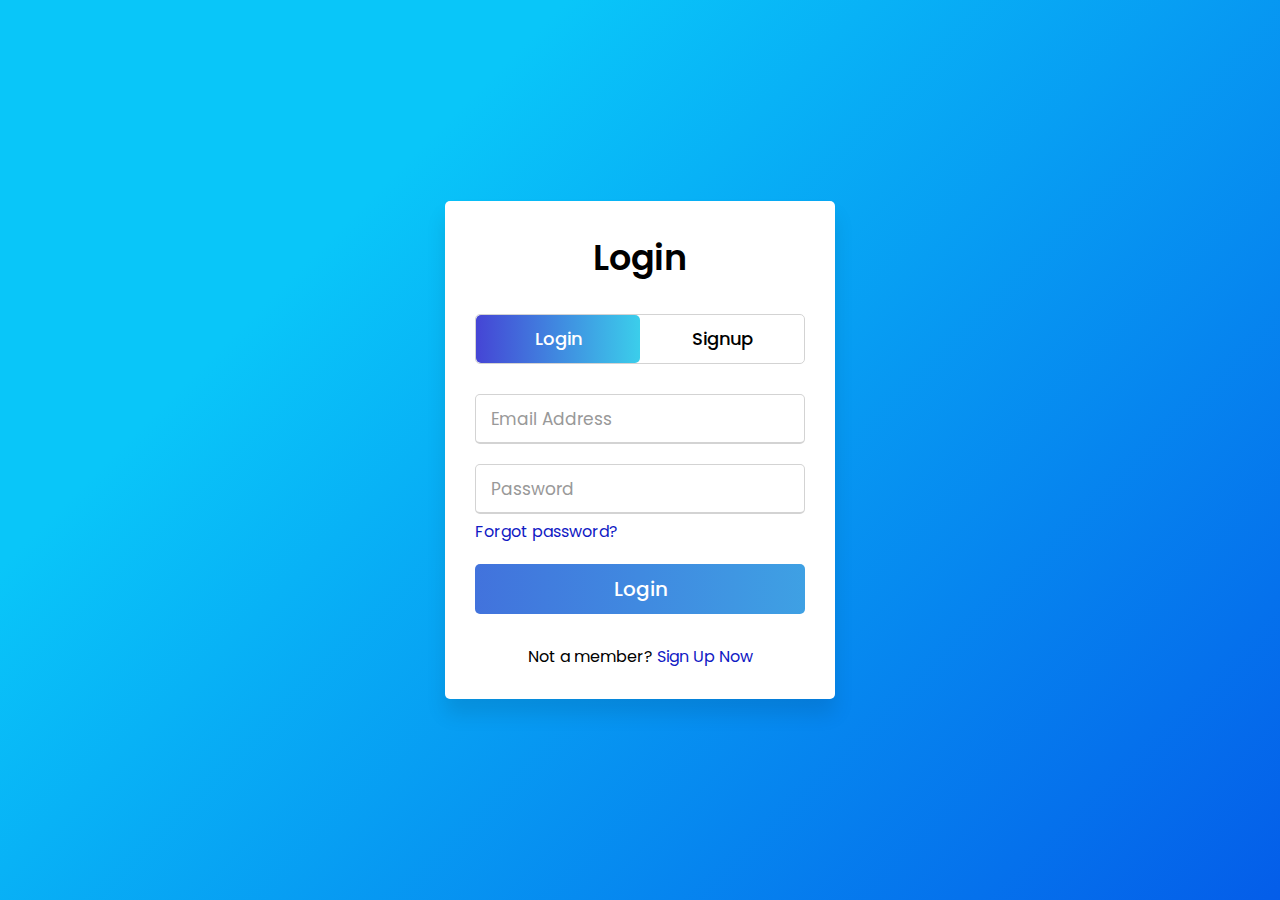
<file: login.html>
﻿<!DOCTYPE  html>
<html lang="en" dir="ltr">
   <head>
      <meta charset="utf-8">
      <title>Login /Sign Up</title>
      <link rel="stylesheet" href="login.css">
      <meta name="viewport" content="width=device-width, initial-scale=1.0">
   </head>
   <body>
      <div class="wrapper">
         <div class="title-text">
            <div class="title login">
               Login
            </div>
            <div class="title signup">
               Sign Up 
            </div>
         </div>
         <div class="form-container">
            <div class="slide-controls">
               <input type="radio" name="slide" id="login" checked>
               <input type="radio" name="slide" id="signup">
               <label for="login" class="slide login">Login</label>
               <label for="signup" class="slide signup">Signup</label>
               <div class="slider-tab"></div>
            </div>
            <div class="form-inner">
               <form action="#" class="login">
                  <div class="field">
                     <input type="text" placeholder="Email Address" required>
                  </div>
                  <div class="field">
                     <input type="password" placeholder="Password" required>
                  </div>
                  <div class="pass-link">
                     <a href="#">Forgot password?</a>
                  </div>
                  <div class="field btn">
                     <div class="btn-layer"></div>
                     <input type="submit" value="Login">
                  </div>
                  <div class="signup-link">
                     Not a member? <a href="">Sign Up Now</a>
                  </div>
               </form>
               <form action="#" class="signup">
                  <div class="field">
                     <input type="text" placeholder="Email Address" required>
                  </div>
                  <div class="field">
                     <input type="password" placeholder="Password" required>
                  </div>
                  <div class="field">
                     <input type="password" placeholder="Confirm password" required>
                  </div>
                  <div class="field btn">
                     <div class="btn-layer"></div>
                     <input type="submit" value="Signup">
                  </div>
               </form>
            </div>
         </div>
      </div>
      <script>
         const loginText = document.querySelector(".title-text .login");
         const loginForm = document.querySelector("form.login");
         const loginBtn = document.querySelector("label.login");
         const signupBtn = document.querySelector("label.signup");
         const signupLink = document.querySelector("form .signup-link a");
         signupBtn.onclick = (()=>{
           loginForm.style.marginLeft = "-50%";
           loginText.style.marginLeft = "-50%";
         });
         loginBtn.onclick = (()=>{
           loginForm.style.marginLeft = "0%";
           loginText.style.marginLeft = "0%";
         });
         signupLink.onclick = (()=>{
           signupBtn.click();
           return false;
         });
      </script>
   </body>
</html>
</file>
<file: login.css>
@import url('https://fonts.googleapis.com/css?family=Poppins:400,500,600,700&display=swap');
*{
  margin: 0;
  padding: 0;
  box-sizing: border-box;
  font-family: 'Poppins', sans-serif;
}
html,body{
  display: grid;
  height: 100%;
  width: 100%;
  background-color: #045de9;
  background: linear-gradient(315deg, #045de9 0%, #09c6f9 74%);
  place-items: center;
  background-repeat: no-repeat;
}
::selection{
  background: #045de9;
  color: #fff;
}
.wrapper{
  overflow: hidden;
  max-width: 390px;
  background: #fff;
  padding: 30px;
  border-radius: 5px;
  box-shadow: 0px 15px 20px rgba(0,0,0,0.1);
}
.wrapper .title-text{
  display: flex;
  width: 200%;
}
.wrapper .title{
  width: 50%;
  font-size: 35px;
  font-weight: 600;
  text-align: center;
  transition: all 0.6s cubic-bezier(0.68,-0.55,0.265,1.55);
}
.wrapper .slide-controls{
  position: relative;
  display: flex;
  height: 50px;
  width: 100%;
  overflow: hidden;
  margin: 30px 0 10px 0;
  justify-content: space-between;
  border: 1px solid lightgrey;
  border-radius: 5px;
}
.slide-controls .slide{
  height: 100%;
  width: 100%;
  color: #fff;
  font-size: 18px;
  font-weight: 500;
  text-align: center;
  line-height: 48px;
  cursor: pointer;
  z-index: 1;
  transition: all 0.6s ease;
}
.slide-controls label.signup{
  color: #000;
}
.slide-controls .slider-tab{
  position: absolute;
  height: 100%;
  width: 50%;
  left: 0;
  z-index: 0;
  border-radius: 5px;
  background: -webkit-linear-gradient(left, #4545d5, #3bceeb);
  transition: all 0.6s cubic-bezier(0.68,-0.55,0.265,1.55);
}
input[type="radio"]{
  display: none;
}
#signup:checked ~ .slider-tab{
  left: 50%;
}
#signup:checked ~ label.signup{
  color: #fff;
  cursor: default;
  user-select: none;
}
#signup:checked ~ label.login{
  color: #000;
}
#login:checked ~ label.signup{
  color: #000;
}
#login:checked ~ label.login{
  cursor: default;
  user-select: none;
}
.wrapper .form-container{
  width: 100%;
  overflow: hidden;
}
.form-container .form-inner{
  display: flex;
  width: 200%;
}
.form-container .form-inner form{
  width: 50%;
  transition: all 0.6s cubic-bezier(0.68,-0.55,0.265,1.55);
}
.form-inner form .field{
  height: 50px;
  width: 100%;
  margin-top: 20px;
}
.form-inner form .field input{
  height: 100%;
  width: 100%;
  outline: none;
  padding-left: 15px;
  border-radius: 5px;
  border: 1px solid lightgrey;
  border-bottom-width: 2px;
  font-size: 17px;
  transition: all 0.3s ease;
}
.form-inner form .field input:focus{
  border-color: #4d80e7;
}
.form-inner form .field input::placeholder{
  color: #999;
  transition: all 0.3s ease;
}
form .field input:focus::placeholder{
  color: #b3b3b3;
}
.form-inner form .pass-link{
  margin-top: 5px;
}
.form-inner form .signup-link{
  text-align: center;
  margin-top: 30px;
}
.form-inner form .pass-link a,
.form-inner form .signup-link a{
  color: #111ac4;
  text-decoration: none;
}
.form-inner form .pass-link a:hover,
.form-inner form .signup-link a:hover{
  text-decoration: underline;
}
form .btn{
  height: 50px;
  width: 100%;
  border-radius: 5px;
  position: relative;
  overflow: hidden;
}
form .btn .btn-layer{
  height: 100%;
  width: 300%;
  position: absolute;
  left: -100%;
  background: -webkit-linear-gradient(left, #4545d5, #3bceeb);
  border-radius: 5px;
  transition: all 0.4s ease;;
}
form .btn:hover .btn-layer{
  left: 0;
}
form .btn input[type="submit"]{
  height: 100%;
  width: 100%;
  z-index: 1;
  position: relative;
  background: none;
  border: none;
  color: #fff;
  padding-left: 0;
  border-radius: 5px;
  font-size: 20px;
  font-weight: 500;
  cursor: pointer;
}
</file>
